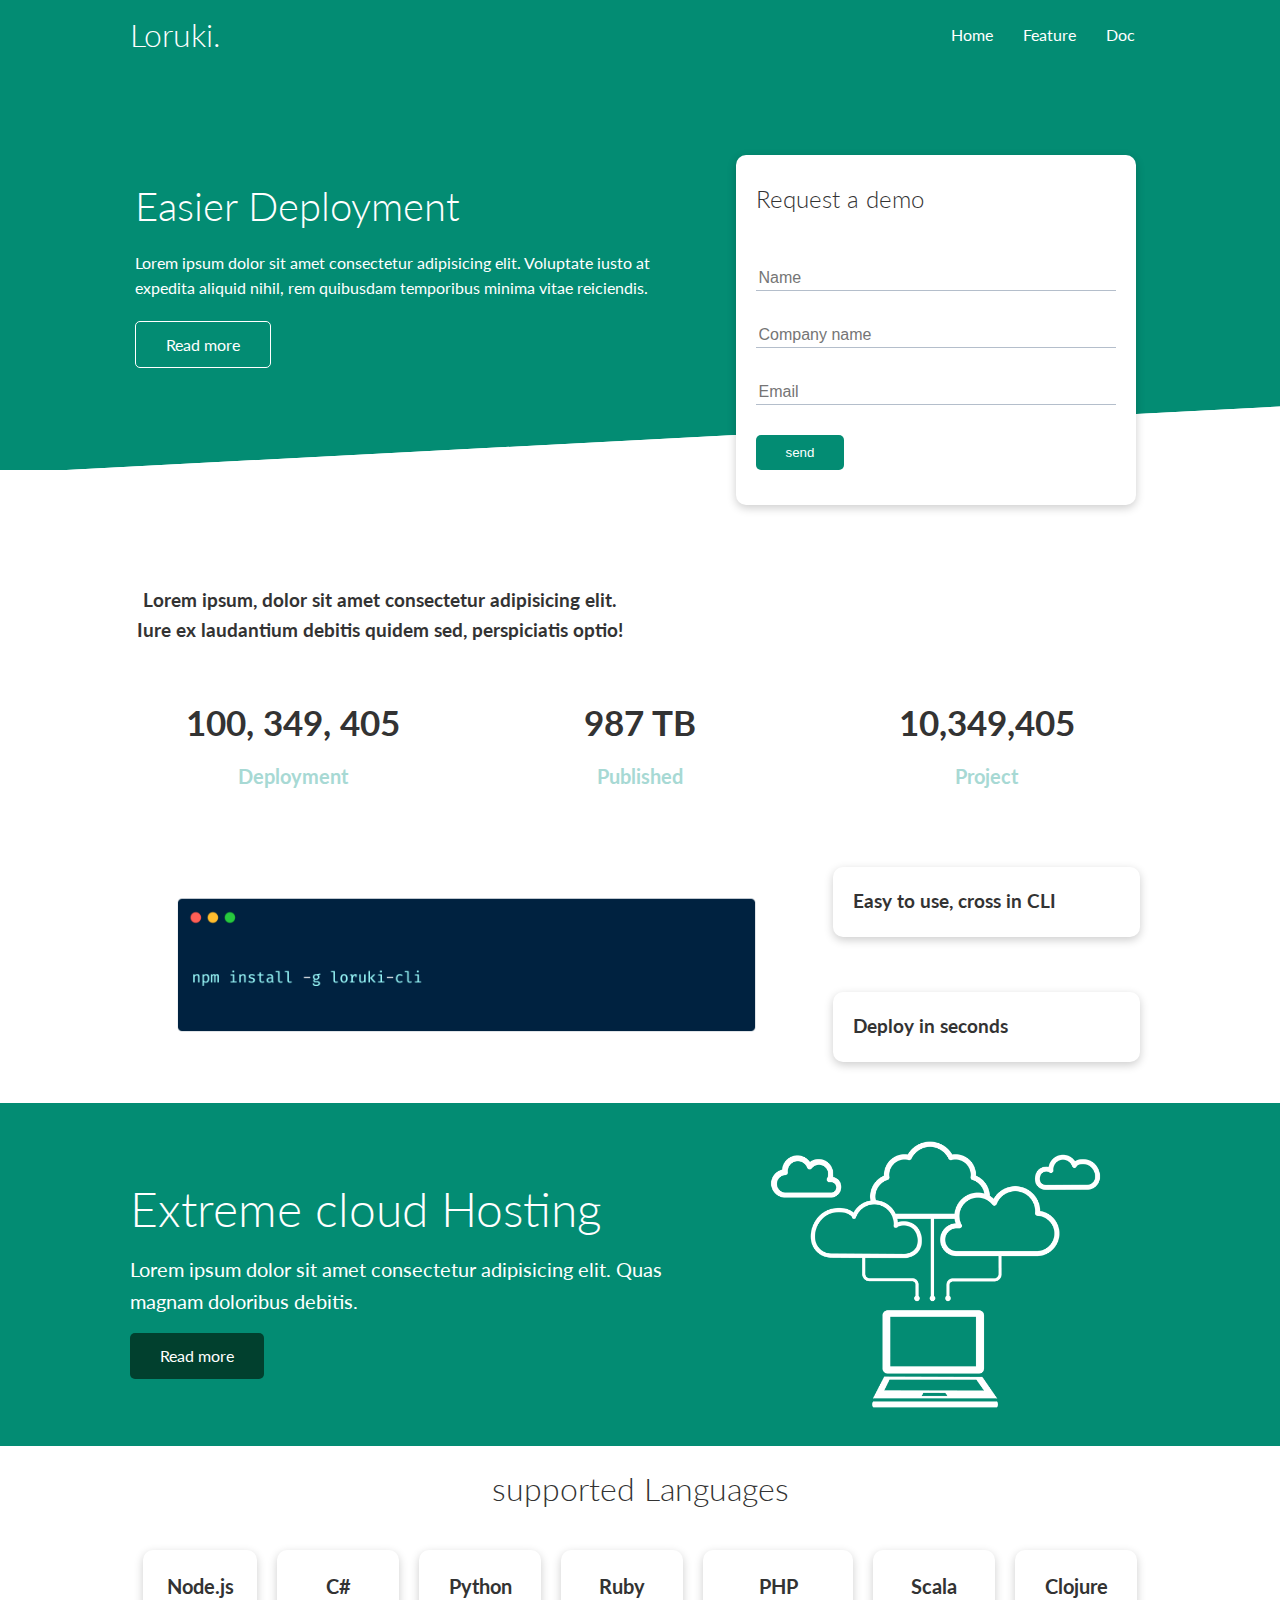
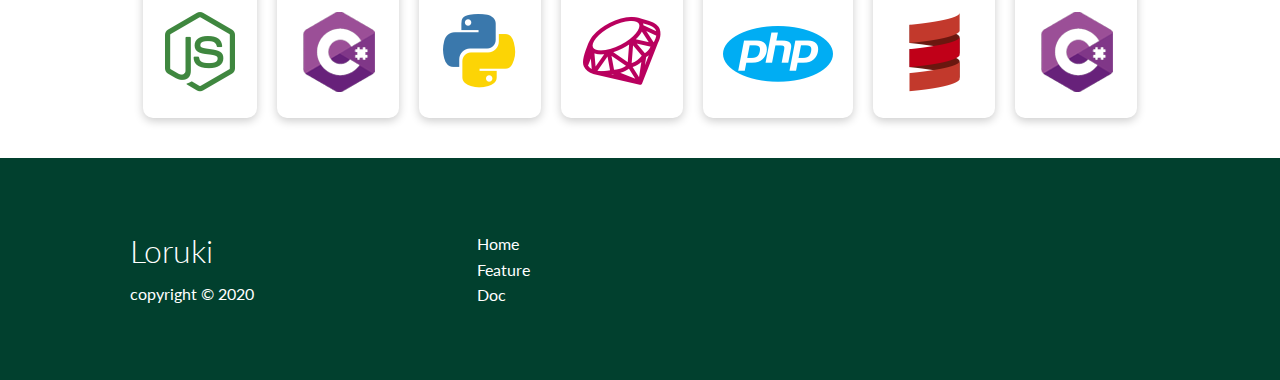
<file: index.html>
<!DOCTYPE html>
<html lang="en">
<head>
    <meta charset="UTF-8">
    <meta http-equiv="X-UA-Compatible" content="IE=edge">
    <meta name="viewport" content="width=device-width, initial-scale=1.0">
    <link rel="stylesheet" href="https://cdnjs.cloudflare.com/ajax/libs/font-awesome/5.15.3/css/all.min.css" integrity="sha512-iBBXm8fW90+nuLcSKlbmrPcLa0OT92xO1BIsZ+ywDWZCvqsWgccV3gFoRBv0z+8dLJgyAHIhR35VZc2oM/gI1w=="
     crossorigin="anonymous" referrerpolicy="no-referrer" />
    <link rel="stylesheet" href="./asset/css/style.css">
    <link rel="stylesheet" href="./asset/css/utilities.css">
    <title>loruki website</title>
</head>
<body>
    <!-- Navbar -->
    <div class="navbar">
      <div class="container  flex">
          <h1 class="logo">Loruki.</h1>
            <nav>
                <ul>
                  <li><a href="./index.html">Home</a></li>
                  <li><a href="./features.html">Feature</a></li>
                  <li><a href="./doc.html">Doc</a></li>
                </ul>
            </nav>
      </div>
    </div>

      <!-- section showcase -->
      <section class="showcase">
          <div class="container grid">
              <div class="showcase-text">
                  <h1>Easier Deployment</h1>
                  <p>Lorem ipsum dolor sit amet consectetur adipisicing elit. 
                      Voluptate iusto at expedita aliquid nihil, rem quibusdam temporibus minima vitae reiciendis.</p>
                      <a href="./html.features" class="btn  btn-outline "> Read more</a>
              </div>
                
              <div class="showcase-form card">
                  <h2>Request a demo</h2>
                  <form name="contact" method="POST" netlify-honeypot="bot-field"  data-netlify="true" >
                    <input type="hidden" name="form-name" value="contact">
                     <p class="hidden">
                      <label>Don’t fill this out if you’re human: <input name="bot-field" /></label>
                      </p>
                      <div class="form-control">
                       <input type="text" name="name" placeholder="Name" required>
                       </div>
                      <div class="form-control">
                       <input type="text" name="name" placeholder="Company name" required>
                       </div>
                      <div class="form-control">
                       <input type="email" name="email" placeholder="Email" required>
                       </div>
                       <input type="submit" name="submit" value="send" class="btn btn-primary">
                  </form>
                </div>
          </div> 
      </section>
        <!-- stats -->
        <section class="stats ">
           <div class="container ">
             <h3 class="stats-heading text-center   my-1">
                Lorem ipsum, dolor sit amet consectetur adipisicing elit. 
                Iure ex laudantium debitis quidem sed, perspiciatis optio!
             </h3>
             <div class="grid grid-3 text-center my-4">
               <div>
                  <i class="fas fa-server  fa-3x"></i>
                  <h3>100, 349, 405</h3>
                  <p class="text-secondary">Deployment</p>
               </div>
               <div>
                  <i class="fas fa-upload fa-3x"></i>
                  <h3>987 TB</h3>
                  <p class="text-secondary">Published</p>
               </div>
               <div>
                  <i class="fas fa-project-diagram fa-3x"></i>
                  <h3>10,349,405</h3>
                  <p class="text-secondary">Project</p>
               </div>
             </div>
           </div>
        </section>
        <!-- cli -->
        <section class="cli">
           <div class="container grid">
              <img src="./asset/images/cli (2).png"  alt="">
               <div class="card">
                 <h3>Easy to use, cross in CLI</h3>
               </div>
               <div class="card">
                 <h3>Deploy in seconds</h3>
               </div>
           </div>
        </section>
        <!-- cloud -->
        <section class="cloud bg-primary my-2 py-2">
          <div class="container grid">
           <div class="text-centter">
             <h2 class="lg">Extreme cloud Hosting</h2>
             <p class="lead my-1">Lorem ipsum dolor sit amet consectetur adipisicing elit.
                Quas magnam doloribus debitis.</p>
                <a href="feature.html" class="btn btn-dark">Read more</a>
           </div>
           <img src="/asset/images/cloud (1).png" alt="">
         </div>
        </section>

        <!-- languages -->
        <section class="languages">
          <h2 class="md text-center  my-2">
            supported Languages
          </h2>
          <div class="container flex">
            <div class="card">
              <h4>Node.js</h4>
              <img src="/asset/images/logo/node.png" alt="">
            </div>
            <div class="card">
              <h4>C#</h4>
              <img src="/asset/images/logo/csharp.png" alt="">
            </div>
            <div class="card">
              <h4>Python</h4>
              <img src="/asset/images/logo/python.png" alt="">
            </div>
            <div class="card">
              <h4>Ruby</h4>
              <img src="/asset/images/logo/ruby.png" alt="">
            </div>
            <div class="card">
              <h4>PHP</h4>
              <img src="/asset/images/logo/php.png" alt="">
            </div>
            <div class="card">
              <h4>Scala</h4>
              <img src="/asset/images/logo/scala.png" alt="">
            </div>
            <div class="card">
              <h4>Clojure</h4>
              <img src="/asset/images/logo/csharp.png" alt="">
            </div>
          </div>
        </section>

        <!-- footer -->
        <footer class=" footer bg-dark  py-5">
          <div class="container grid grid-3">
            <div>
              <h1>Loruki
              </h1>
              <p>copyright &copy; 2020</p>
            </div>
              <nav>
                <ul>
                 <li><a href="./index.html">Home</a></li>
                  <li><a href="./features.html">Feature</a></li>
                  <li><a href="./doc.html">Doc</a></li> 
                </ul>
              </nav>
              <div class="social">
                <a href=""><i class="fab fa-github fa-2x"></i></a>
                <a href=""><i class="fab fa-facebook fa-2x"></i></a>
                <a href=""><i class="fab fa-instagram fa-2x"></i></a>
                <a href=""><i class="fab fa-twitter fa-2x"></i></a>
              </div>
          </div>
        </footer>
</body>
</html>
</file>
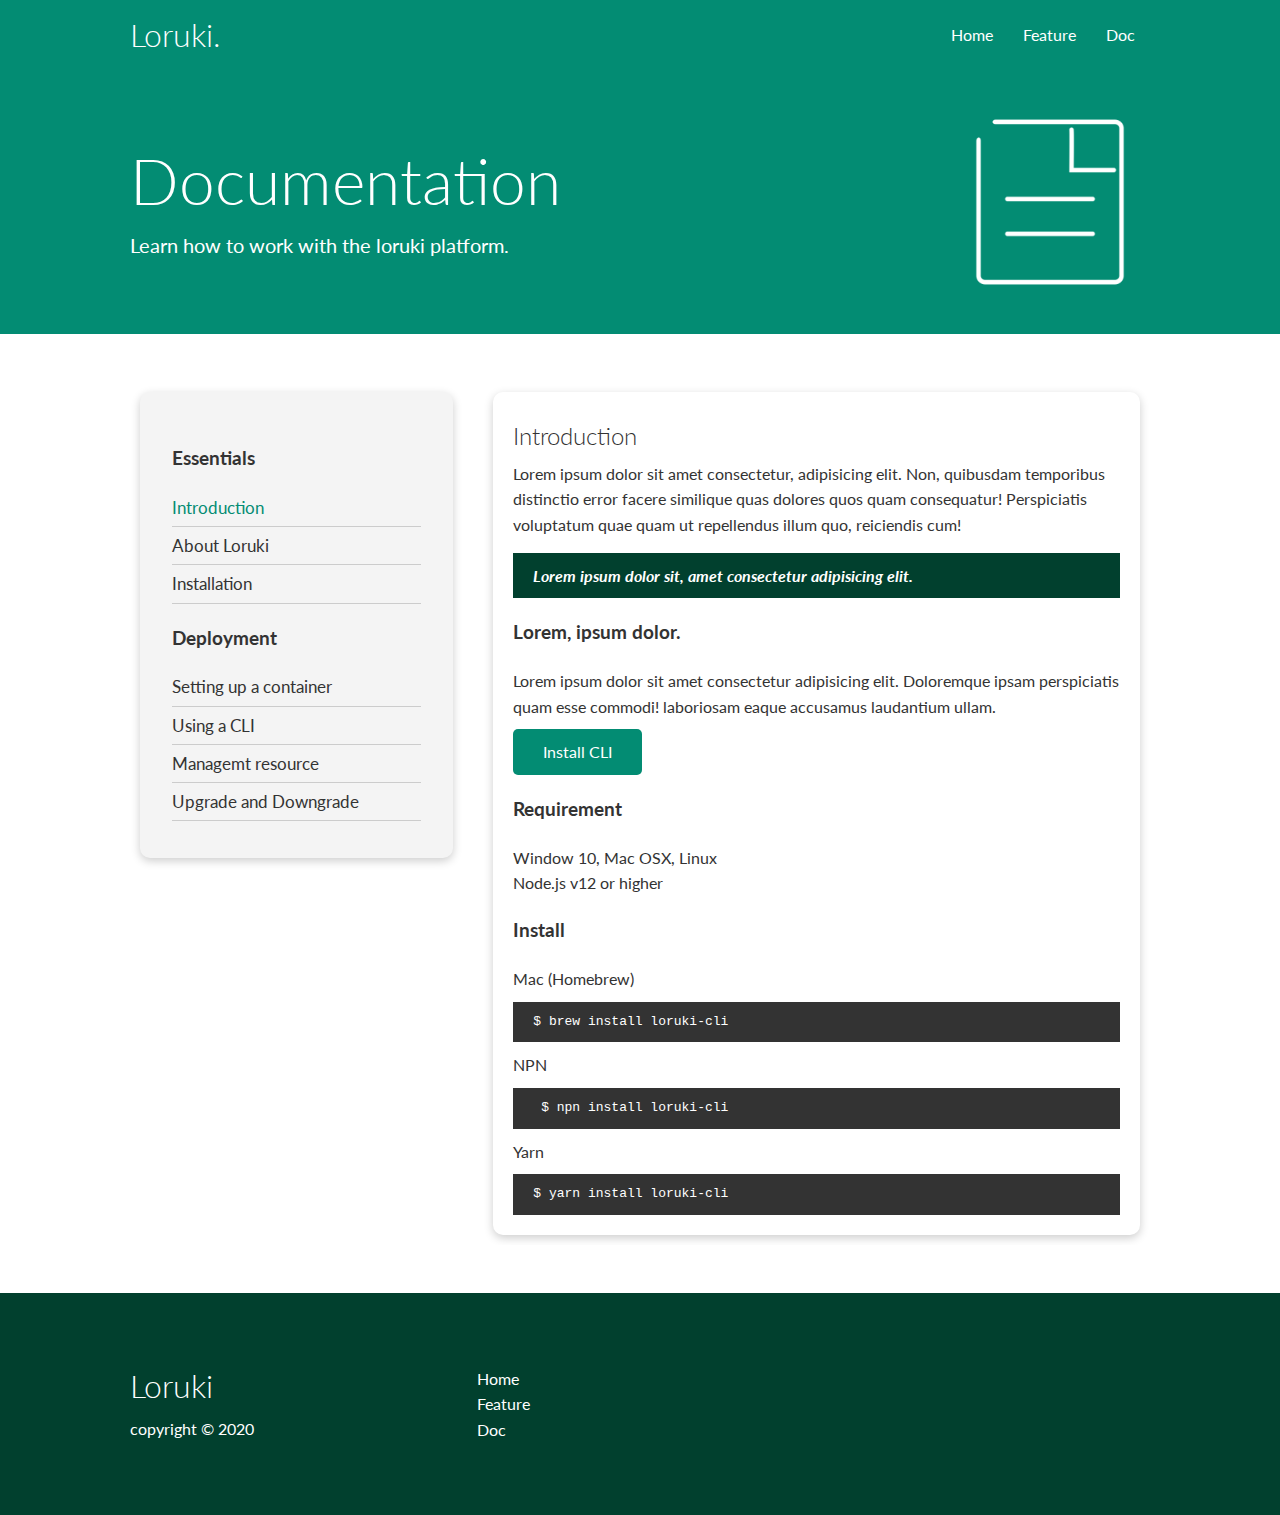
<file: doc.html>
<!DOCTYPE html>
<html lang="en">
<head>
    <meta charset="UTF-8">
    <meta http-equiv="X-UA-Compatible" content="IE=edge">
    <meta name="viewport" content="width=device-width, initial-scale=1.0">
    <link rel="stylesheet" href="https://cdnjs.cloudflare.com/ajax/libs/font-awesome/5.15.3/css/all.min.css" integrity="sha512-iBBXm8fW90+nuLcSKlbmrPcLa0OT92xO1BIsZ+ywDWZCvqsWgccV3gFoRBv0z+8dLJgyAHIhR35VZc2oM/gI1w=="
     crossorigin="anonymous" referrerpolicy="no-referrer" />
    <link rel="stylesheet" href="./asset/css/style.css">
    <link rel="stylesheet" href="./asset/css/utilities.css">
    <title>loruki website</title>
</head>
<body>
    <!-- Navbar -->
    <div class="navbar">
      <div class="container  flex">
          <h1 class="logo">Loruki.</h1>
            <nav>
                <ul>
                  <li><a href="./index.html">Home</a></li>
                  <li><a href="./features.html">Feature</a></li>
                  <li><a href="./doc.html">Doc</a></li>
                </ul>
            </nav>
      </div>
    </div>
        <!-- head -->
        <section class="doc-head bg-primary py-3">
           <div class="container grid">
               <div class="slide">
                 <h1 class="xl">Documentation</h1>
                 <p class="lead">
                  Learn how to work with the loruki platform.
                 </p>
               </div>
               <img src="/asset/images/docs.png" alt="">
           </div>
        </section> 
        <!-- Doc main -->
        <section class="doc-main my-4">
            <div class="container grid">
                <div class="card bg-light p-3">
                    <h3 class="my-2">Essentials</h3>
                     <nav>
                         <ul>
                             <li><a href="" class="text-primary">Introduction</a></li>
                             <li><a href="">About Loruki</a></li>
                             <li><a href="">Installation</a></li>
                         </ul>
                     </nav>
                     <h3 class="my-2">Deployment</h3>
                     <nav>
                         <ul>
                             <li><a href="">Setting up a container</a></li>
                             <li><a href="">Using a CLI</a></li>
                             <li><a href=""> Managemt resource</a></li>
                             <li><a href=""> Upgrade and Downgrade</a></li>
                         </ul>
                     </nav>
                </div>
                <div class="card">
                    <h2>Introduction</h2>
                    <p>Lorem ipsum dolor sit amet consectetur, adipisicing elit.
                        Non, quibusdam temporibus distinctio error facere similique quas dolores
                         quos quam consequatur! Perspiciatis voluptatum quae quam ut repellendus illum quo, 
                        reiciendis cum!</p>
                        <div class="alert alert-success">
                            <i class="fas fa-info">Lorem ipsum dolor sit, 
                                amet consectetur adipisicing elit.</i>

                        </div>
                        <h3>Lorem, ipsum dolor.</h3>
                        <p>Lorem ipsum dolor sit amet consectetur adipisicing elit.
                             Doloremque ipsam perspiciatis quam esse commodi! 
                              laboriosam eaque accusamus laudantium ullam.</p>
                              <a href="" class="btn btn-primary">Install CLI</a>
                              <h3>Requirement</h3>
                              <ul>
                                <li>Window 10, Mac OSX, Linux</li>
                                <li>Node.js v12 or higher</li>
                              </ul>

                              <h3>Install</h3>
                              <p>Mac (Homebrew)</p>
                              <pre><code>$ brew install loruki-cli</code></pre>
                              <p>NPN</p>
                              <pre><code> $ npn install loruki-cli</code></pre>
                              <p>Yarn</p>
                              <pre><code>$ yarn install loruki-cli</code></pre>
                </div>
            </div>
        </section>
       
        <!-- footer -->
        <footer class=" footer bg-dark  py-5">
          <div class="container grid grid-3">
            <div>
              <h1>Loruki
              </h1>
              <p>copyright &copy; 2020</p>
            </div>
              <nav>
                <ul>
                 <li><a href="./index.html">Home</a></li>
                  <li><a href="./features.html">Feature</a></li>
                  <li><a href="./doc.html">Doc</a></li> 
                </ul>
              </nav>
              <div class="social">
                <a href=""><i class="fab fa-github fa-2x"></i></a>
                <a href=""><i class="fab fa-facebook fa-2x"></i></a>
                <a href=""><i class="fab fa-instagram fa-2x"></i></a>
                <a href=""><i class="fab fa-twitter fa-2x"></i></a>
              </div>
          </div>
        </footer>
</body>
</html>
</file>
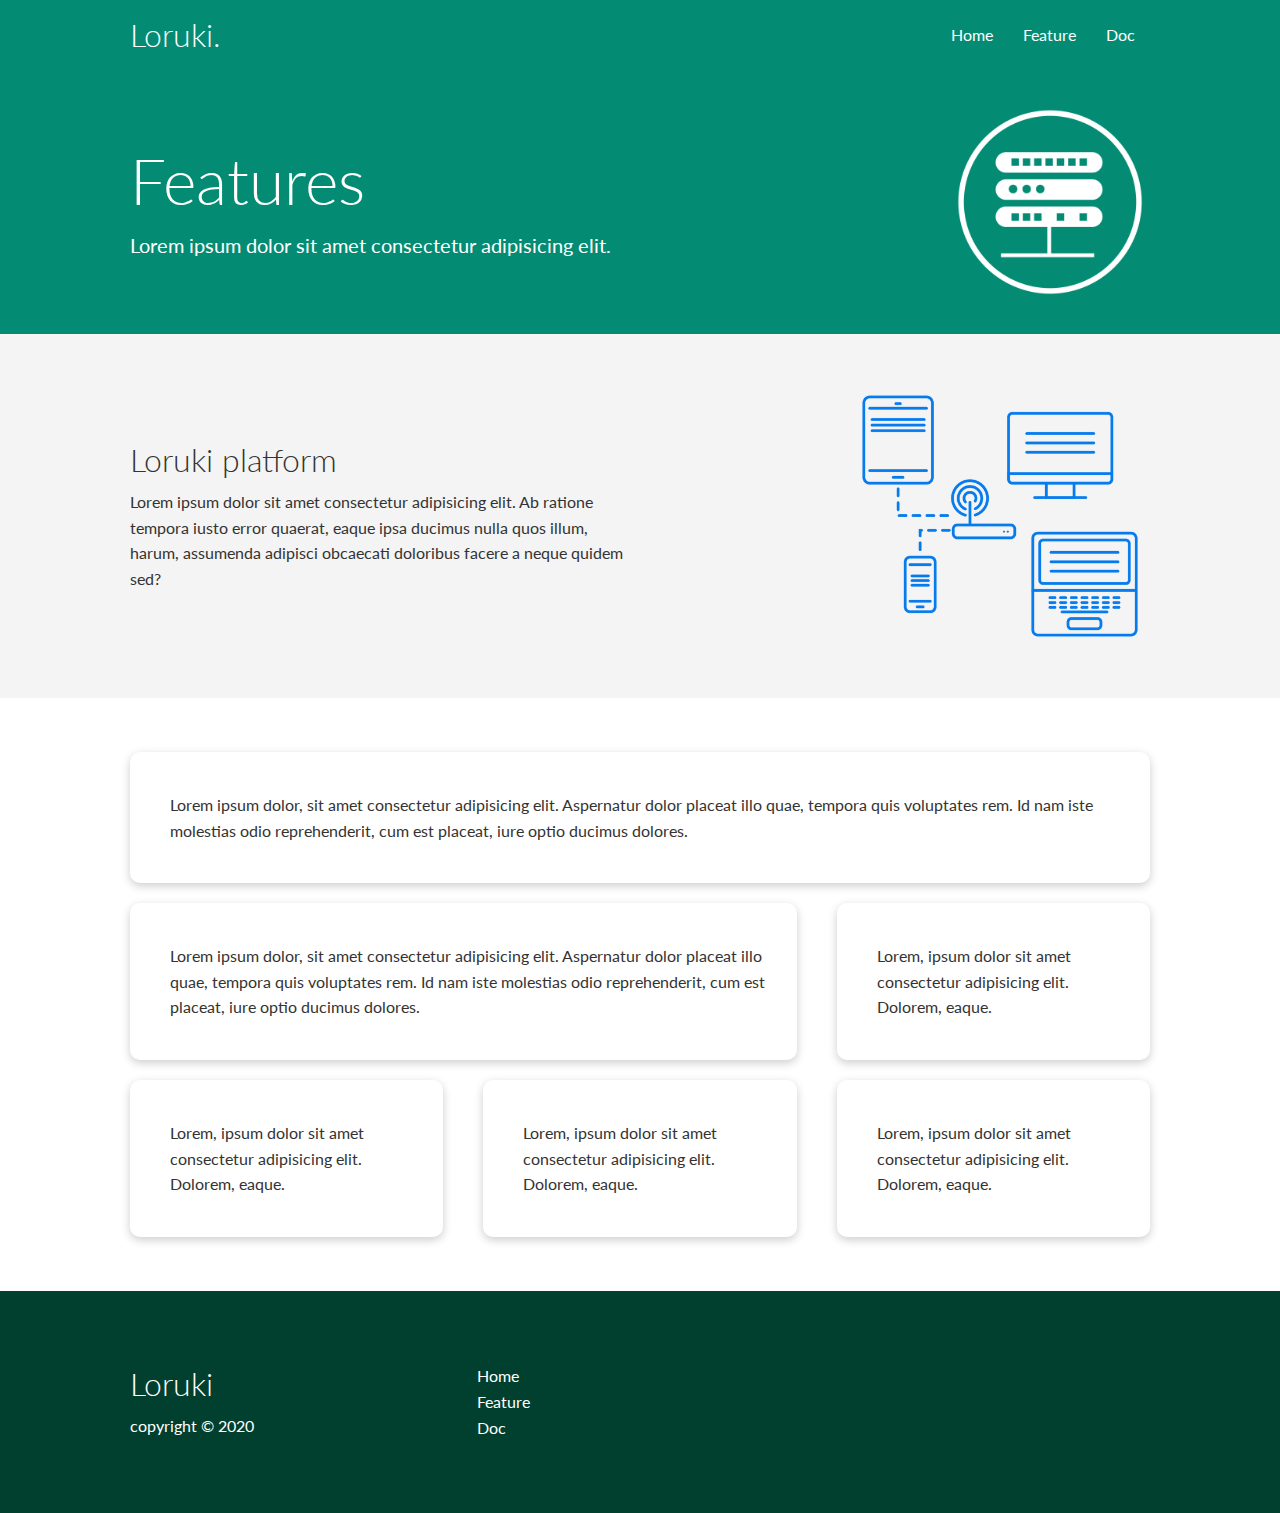
<file: features.html>
<!DOCTYPE html>
<html lang="en">
<head>
    <meta charset="UTF-8">
    <meta http-equiv="X-UA-Compatible" content="IE=edge">
    <meta name="viewport" content="width=device-width, initial-scale=1.0">
    <link rel="stylesheet" href="https://cdnjs.cloudflare.com/ajax/libs/font-awesome/5.15.3/css/all.min.css" integrity="sha512-iBBXm8fW90+nuLcSKlbmrPcLa0OT92xO1BIsZ+ywDWZCvqsWgccV3gFoRBv0z+8dLJgyAHIhR35VZc2oM/gI1w=="
     crossorigin="anonymous" referrerpolicy="no-referrer" />
    <link rel="stylesheet" href="./asset/css/style.css">
    <link rel="stylesheet" href="./asset/css/utilities.css">
    <title>loruki website</title>
</head>
<body>
    <!-- Navbar -->
    <div class="navbar">
      <div class="container  flex">
          <h1 class="logo">Loruki.</h1>
            <nav>
                <ul>
                  <li><a href="./index.html">Home</a></li>
                  <li><a href="./features.html">Feature</a></li>
                  <li><a href="./doc.html">Doc</a></li>
                </ul>
            </nav>
      </div>
    </div>
        <!-- head -->
        <section class="features-head bg-primary py-3">
           <div class="container grid">
               <div class="slide ">
                 <h1 class="xl">Features</h1>
                 <p class="lead">
                  Lorem ipsum dolor
                   sit amet consectetur adipisicing elit.
                 </p>
               </div>
               <img src="/asset/images/server.png" alt="">
           </div>
        </section> 
         <!-- sub head -->
         <section class="features-sub-head  bg-light  py-3">
           <div class="container grid">
              <div>
                 <h1 class="md">Loruki platform</h1>
                 <p>
                 Lorem ipsum dolor sit amet consectetur adipisicing elit. Ab ratione tempora iusto error quaerat, eaque ipsa ducimus nulla quos illum,
                 harum, assumenda adipisci obcaecati doloribus facere a neque quidem sed?
                 </p>
               </div>
               <img src="/asset/images/server2.png" alt="">
           </div>
           </div>
         </section>
         <section class="features-main  my-2">
             <div class="container grid grid-3">
                 <div class="card flex">
                     <i class="fas fa-server fa-3x"></i>
                     <p>Lorem ipsum dolor, sit amet consectetur 
                         adipisicing elit. Aspernatur dolor placeat illo quae, 
                         tempora quis voluptates rem. Id nam iste molestias
                          odio reprehenderit,
                          cum est placeat, iure optio ducimus dolores.</p>
                 </div>
                 <div class="card flex">
                     <i class="fas fa-network-wired fa-3x"></i>
                     <p>Lorem ipsum dolor, sit amet consectetur 
                         adipisicing elit. Aspernatur dolor placeat illo quae, 
                         tempora quis voluptates rem. Id nam iste molestias
                          odio reprehenderit,
                          cum est placeat, iure optio ducimus dolores.</p>
                 </div>
                 <div class="card flex">
                     <i class="fas fa-laptop fa-3x"></i>
                     <p>Lorem, ipsum dolor sit amet consectetur adipisicing elit.
                          Dolorem, eaque.</p>
                 </div>
                
                 <div class="card flex">
                     <i class="fas fa-database fa-3x"></i>
                     <p>Lorem, ipsum dolor sit amet consectetur adipisicing elit.
                          Dolorem, eaque.</p>
                 </div>
                
                 <div class="card flex">
                     <i class="fas fa-power-off fa-3x"></i>
                     <p>Lorem, ipsum dolor sit amet consectetur adipisicing elit.
                          Dolorem, eaque.</p>
                 </div>
                 <div class="card flex">
                     <i class="fas fa-laptop-code fa-3x"></i>
                     <p>Lorem, ipsum dolor sit amet consectetur adipisicing elit.
                          Dolorem, eaque.</p>
                 </div>
                
             </div>

         </section>
     
        <!-- footer -->
        <footer class=" footer bg-dark  py-5">
          <div class="container grid grid-3">
            <div>
              <h1>Loruki
              </h1>
              <p>copyright &copy; 2020</p>
            </div>
              <nav>
                <ul>
                 <li><a href="./index.html">Home</a></li>
                  <li><a href="./features.html">Feature</a></li>
                  <li><a href="./doc.html">Doc</a></li> 
                </ul>
              </nav>
              <div class="social">
                <a href=""><i class="fab fa-github fa-2x"></i></a>
                <a href=""><i class="fab fa-facebook fa-2x"></i></a>
                <a href=""><i class="fab fa-instagram fa-2x"></i></a>
                <a href=""><i class="fab fa-twitter fa-2x"></i></a>
              </div>
          </div>
        </footer>
</body>
</html>
</file>
<file: asset/css/style.css>
@import url('https://fonts.googleapis.com/css2?family=Lato:wght@300&display=swap');

:root {
  --primary-color: #038C73;
  --secondary-color: #A7D9D4;
  --dark-color: #01402E;
  --light-color: #f4f4f4;
  --success-color: #01402E;
  --error-color: #d9534f;
}

* {
  box-sizing: border-box;
  padding: 0;
  margin: 0;
}

body {
  font-family: 'Lato', sans-serif;
  color: #333;
  line-height: 1.6;
}

ul {
  list-style-type: none;
}

a {
  text-decoration: none;
  color: #333;
}

h1,
h2 {
  font-weight: 300;
  line-height: 1.2;
  margin: 10px 0;
}

p {
  margin: 10px 0;
}

img {
  width: 100%;
}

code,
pre {
  background: #333;
  color: #fff;
  padding: 10px;
}

.hidden {
  visibility: hidden;
  height: 0;
}

/* Navbar */
.navbar {
  background-color: var(--primary-color);
  color: #fff;
  height: 70px;
}

.navbar ul {
  display: flex;
}

.navbar a {
  color: #fff;
  padding: 10px;
  margin: 0 5px;
}

.navbar a:hover {
  border-bottom: 2px #fff solid;
}

.navbar .flex {
  justify-content: space-between;
}
.slide {
   animation: slideInFromLeft 1s ease-in;

}
/* Showcase */
.showcase {
  height: 400px;
  background-color: var(--primary-color);
  color: #fff;
  position: relative;
}

.showcase h1 {
  font-size: 40px;
}

.showcase p {
  margin: 20px 0;
}

.showcase .grid {
  overflow: visible;
  grid-template-columns: 55% auto;
  gap: 30px;
}

.showcase-text {
  animation: slideInFromLeft 1s ease-in;
}

.showcase-form {
  position: relative;
  top: 60px;
  height: 350px;
  width: 400px;
  padding: 40px;
  z-index: 100;
  justify-self: flex-end;
  animation: slideInFromRight 1s ease-in;
}

.showcase-form .form-control {
  margin: 30px 0;
}

.showcase-form input[type='text'],
.showcase-form input[type='email'] {
  border: 0;
  border-bottom: 1px solid #b4becb;
  width: 100%;
  padding: 3px;
  font-size: 16px;
}

.showcase-form input:focus {
  outline: none;
}

.showcase::before,
.showcase::after {
  content: '';
  position: absolute;
  height: 100px;
  bottom: -70px;
  right: 0;
  left: 0;
  background: #fff;
  transform: skewY(-3deg);
  -webkit-transform: skewY(-3deg);
  -moz-transform: skewY(-3deg);
  -ms-transform: skewY(-3deg);
}

/* Stats */
.stats {
  padding-top: 100px;
  animation: slideInFromBottom 1s ease-in;
}

.stats-heading {
  max-width: 500px;
  margin: auto;
}

.stats .grid h3 {
  font-size: 35px;
}

.stats .grid p {
  font-size: 20px;
  font-weight: bold;
}

/* Cli */
.cli .grid {
  grid-template-columns: repeat(3, 1fr);
  grid-template-rows: repeat(2, 1fr);
}

.cli .grid > *:first-child {
  grid-column: 1 / span 2;
  grid-row: 1 / span 2;
}

/* Cloud */
.cloud .grid {
  grid-template-columns: 4fr 3fr;
}

/* Languages */

.languages .flex {
  flex-wrap: wrap;
}

.languages .card {
  text-align: center;
  margin: 18px 10px 40px;
  transition: transform 0.2s ease-in;
}

.languages .card h4 {
  font-size: 20px;
  margin-bottom: 10px;
}

.languages .card:hover {
  transform: translateY(-15px);
}

/* Features */
.features-head img,
.doc-head img {
  width: 200px;
  justify-self: flex-end;
}

.features-sub-head img {
  width: 300px;
  justify-self: flex-end;
}

.features-main .card > i {
  margin-right: 20px;
}

.features-main .grid {
  padding: 30px;
}

.features-main .grid > *:first-child {
  grid-column: 1 / span 3;
}

.features-main .grid > *:nth-child(2) {
  grid-column: 1 / span 2;
}

/* Docs */
.doc-main h3 {
  margin: 20px 0;
}

.doc-main .grid {
  grid-template-columns: 1fr 2fr;
  align-items: flex-start;
}

.doc-main nav li {
  font-size: 17px;
  padding-bottom: 5px;
  margin-bottom: 5px;
  border-bottom: 1px #ccc solid;
}

.doc-main a:hover {
  font-weight: bold;
}

/* Footer */
.footer .social a {
  margin: 0 10px;
}

.fa-github:hover {
  color: #000000;
}

.fa-facebook:hover {
  color: #1773EA;
}

.fa-instagram:hover {
  color: #B32E87;
}

.fa-twitter:hover {
  color: #1C9CEA;
}

/* Animations */
@keyframes slideInFromLeft {
  0% {
    transform: translateX(-100%);
  }

  100% {
    transform: translateX(0);
  }
}

@keyframes slideInFromRight {
  0% {
    transform: translateX(100%);
  }

  100% {
    transform: translateX(0);
  }
}

@keyframes slideInFromTop {
  0% {
    transform: translateY(-100%);
  }

  100% {
    transform: translateX(0);
  }
}

@keyframes slideInFromBottom {
  0% {
    transform: translateY(100%);
  }

  100% {
    transform: translateX(0);
  }
}

/* Tablets and under */
@media (max-width: 768px) {
  .grid,
  .showcase .grid,
  .stats .grid,
  .cli .grid,
  .cloud .grid,
  .features-main .grid,
  .docs-main .grid {
    grid-template-columns: 1fr;
    grid-template-rows: 1fr;
  }

  .showcase {
    height: auto;
  }

  .showcase-text {
    text-align: center;
    margin-top: 40px;
    animation: slideInFromTop 1s ease-in;
  }

  .showcase-form {
    justify-self: center;
    margin: auto;
    animation: slideInFromBottom 1s ease-in;
  }

  .cli .grid > *:first-child {
    grid-column: 1;
    grid-row: 1;
  }

  .features-head,
  .features-sub-head,
  .doc-head {
    text-align: center;
  }

  .features-head img,
  .features-sub-head img,
  .doc-head img {
    justify-self: center;
  }

  .features-main .grid > *:first-child,
  .features-main .grid > *:nth-child(2) {
    grid-column: 1;
  }
}

/* Mobile */
@media (max-width: 500px) {
  .navbar {
    height: 110px;
  }

  .navbar .flex {
    flex-direction: column;
  }

  .navbar ul {
    padding: 10px;
    background-color: rgba(0, 0, 0, 0.1);
  }
  
  .showcase-form {
    width: 300px;
  }
}
</file>
<file: asset/css/utilities.css>
.container {
  max-width: 1100px;
  margin: 0 auto;
  overflow: auto;
  padding: 0 40px;
}

.card {
  background-color: #fff;
  color: #333;
  border-radius: 10px;
  box-shadow: 0 3px 10px rgba(0, 0, 0, 0.2);
  padding: 20px;
  margin: 10px;
}

.btn {
  display: inline-block;
  padding: 10px 30px;
  cursor: pointer;
  background: var(--primary-color);
  color: #fff;
  border: none;
  border-radius: 5px;
}

.btn-outline {
  background-color: transparent;
  border: 1px #fff solid;
}

.btn:hover {
  transform: scale(0.98);
}

/* Backgrounds & colored buttons */
.bg-primary,
.btn-primary {
  background-color: var(--primary-color);
  color: #fff;
}

.bg-secondary,
.btn-secondary {
  background-color: var(--secondary-color);
  color: #fff;
}

.bg-dark,
.btn-dark {
  background-color: var(--dark-color);
  color: #fff;
}

.bg-light,
.btn-light {
  background-color: var(--light-color);
  color: #333;
}

.bg-primary a,
.btn-primary a,
.bg-secondary a,
.btn-secondary a,
.bg-dark a,
.btn-dark a {
  color: #fff;
}

/* Text colors */
.text-primary {
  color: var(--primary-color);
}

.text-secondary {
  color: var(--secondary-color);
}

.text-dark {
  color: var(--dark-color);
}

.text-light {
  color: var(--light-color);
}

/* Text sizes */
.lead {
  font-size: 20px;
}

.sm {
  font-size: 1rem;
}

.md {
  font-size: 2rem;
}

.lg {
  font-size: 3rem;
}

.xl {
  font-size: 4rem;
}

.text-center {
  text-align: center;
}

/* Alert */
.alert {
  background-color: var(--light-color);
  padding: 10px 20px;
  font-weight: bold;
  margin: 15px 0;
}

.alert i {
  margin-right: 10px;
}

.alert-success {
  background-color: var(--success-color);
  color: #fff;
}

.alert-error {
  background-color: var(--error-color);
  color: #fff;
}

.flex {
  display: flex;
  justify-content: center;
  align-items: center;
  height: 100%;
}

.grid {
  display: grid;
  grid-template-columns: repeat(2, 1fr);
  gap: 20px;
  justify-content: center;
  align-items: center;
  height: 100%;
}

.grid-3 {
  grid-template-columns: repeat(3, 1fr);
}

/* Margin */
.my-1 {
  margin: 1rem 0;
}

.my-2 {
  margin: 1.5rem 0;
}

.my-3 {
  margin: 2rem 0;
}

.my-4 {
  margin: 3rem 0;
}

.my-5 {
  margin: 4rem 0;
}

.m-1 {
  margin: 1rem;
}

.m-2 {
  margin: 1.5rem;
}

.m-3 {
  margin: 2rem;
}

.m-4 {
  margin: 3rem;
}

.m-5 {
  margin: 4rem;
}

/* Padding */
.py-1 {
  padding: 1rem 0;
}

.py-2 {
  padding: 1.5rem 0;
}

.py-3 {
  padding: 2rem 0;
}

.py-4 {
  padding: 3rem 0;
}

.py-5 {
  padding: 4rem 0;
}

.p-1 {
  padding: 1rem;
}

.p-2 {
  padding: 1.5rem;
}

.p-3 {
  padding: 2rem;
}

.p-4 {
  padding: 3rem;
}

.p-5 {
  padding: 4rem;
}
</file>
